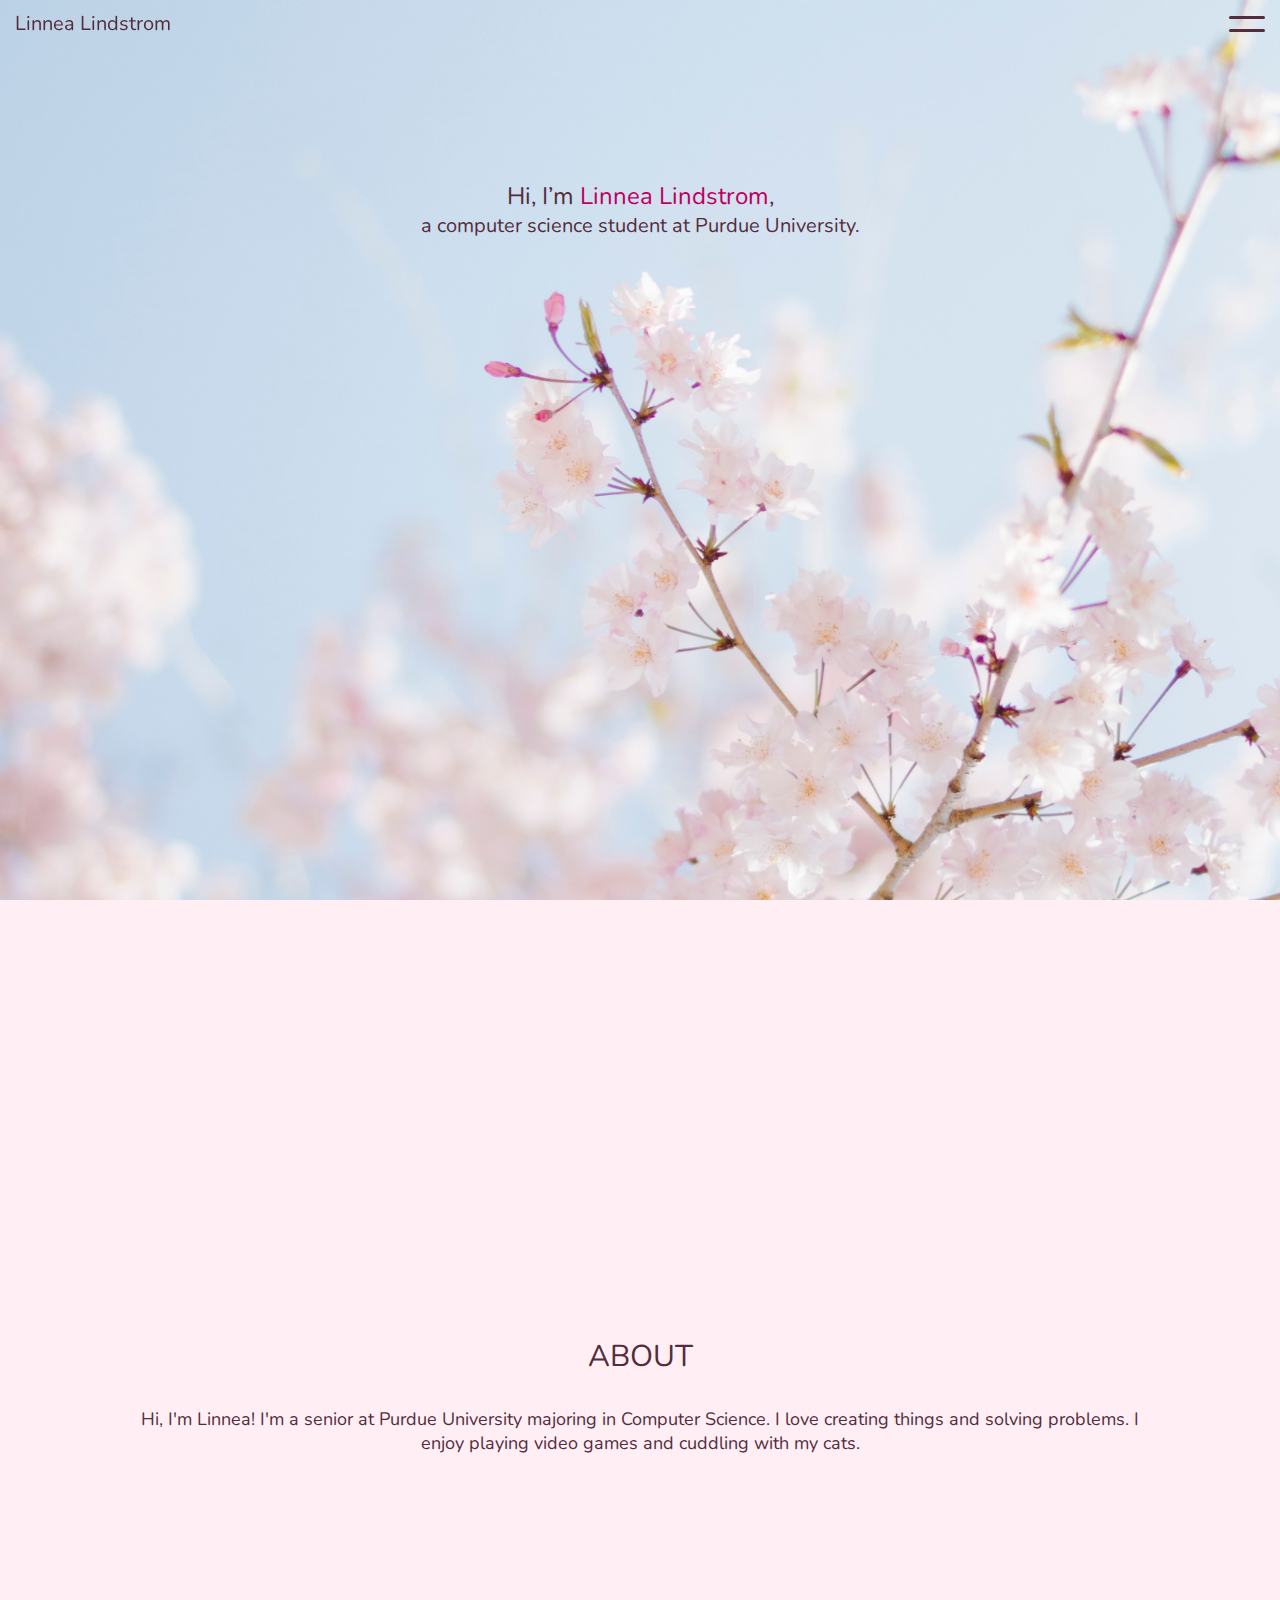
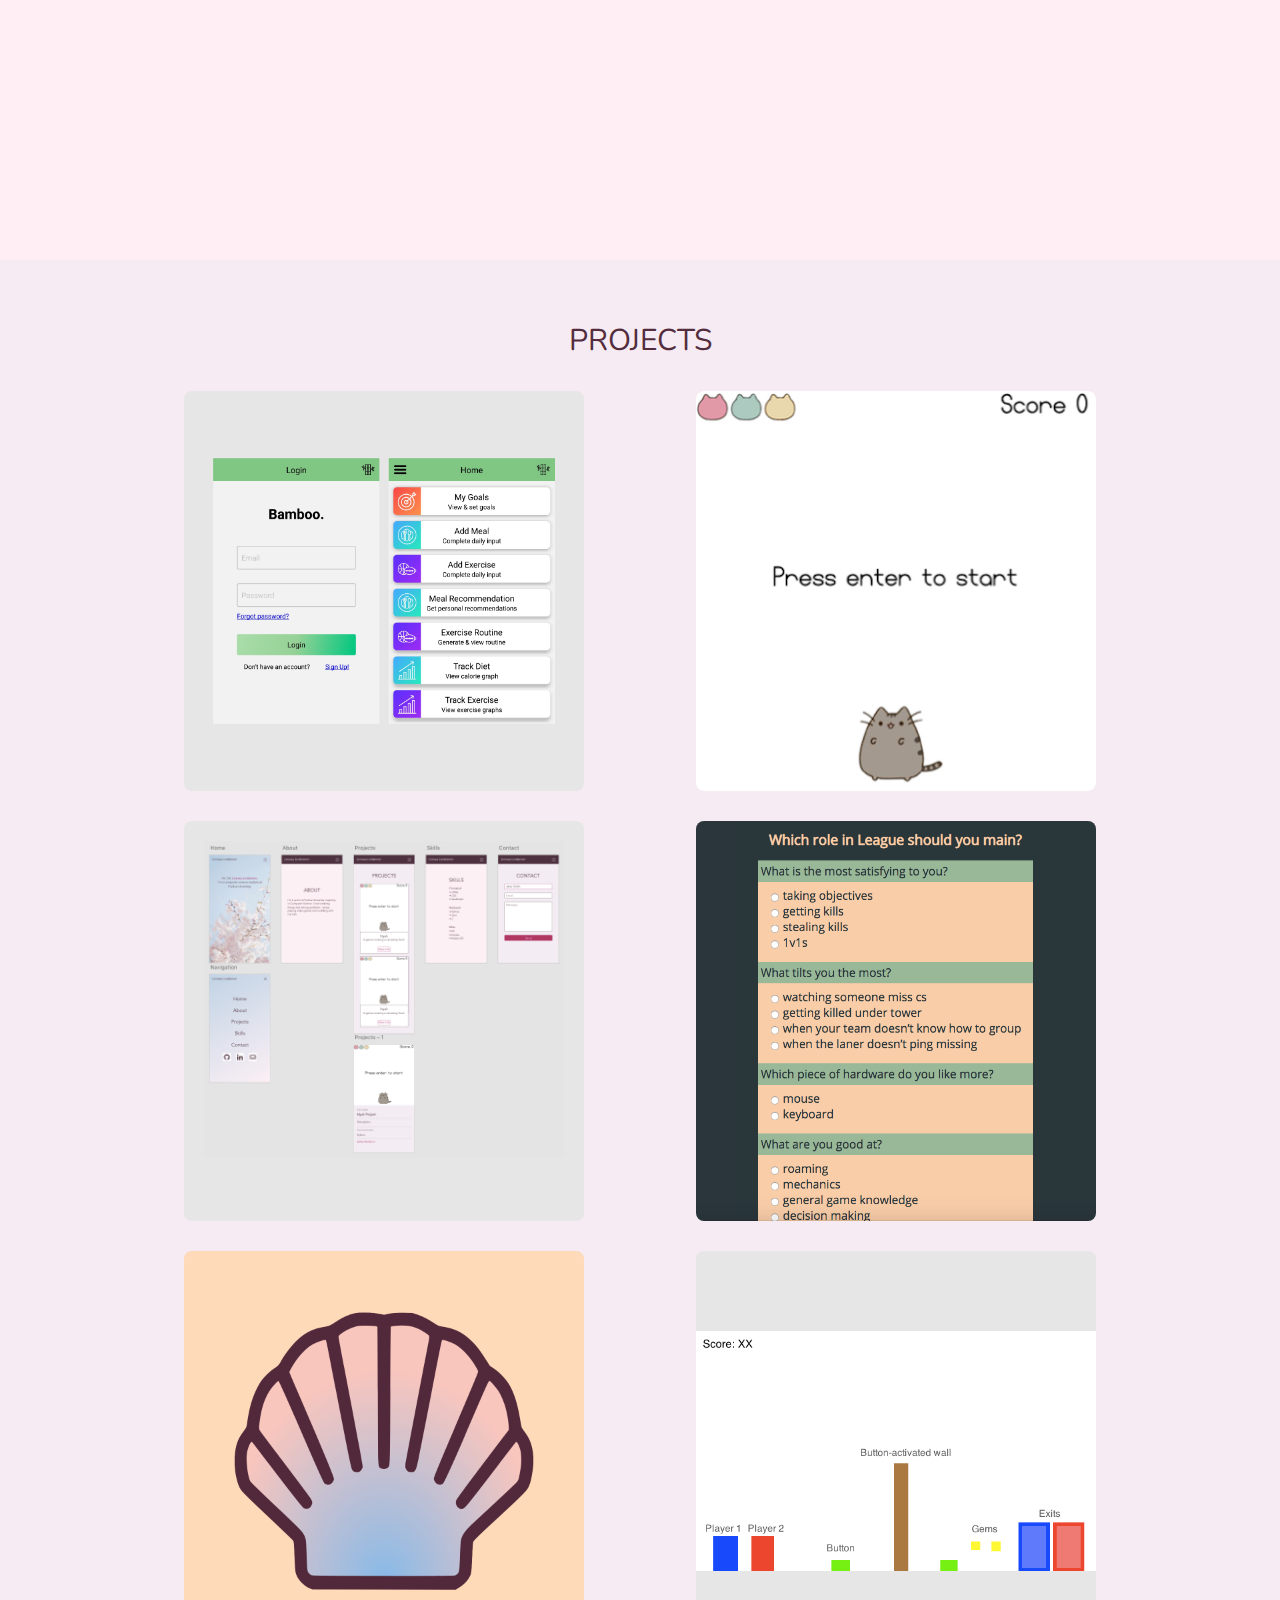
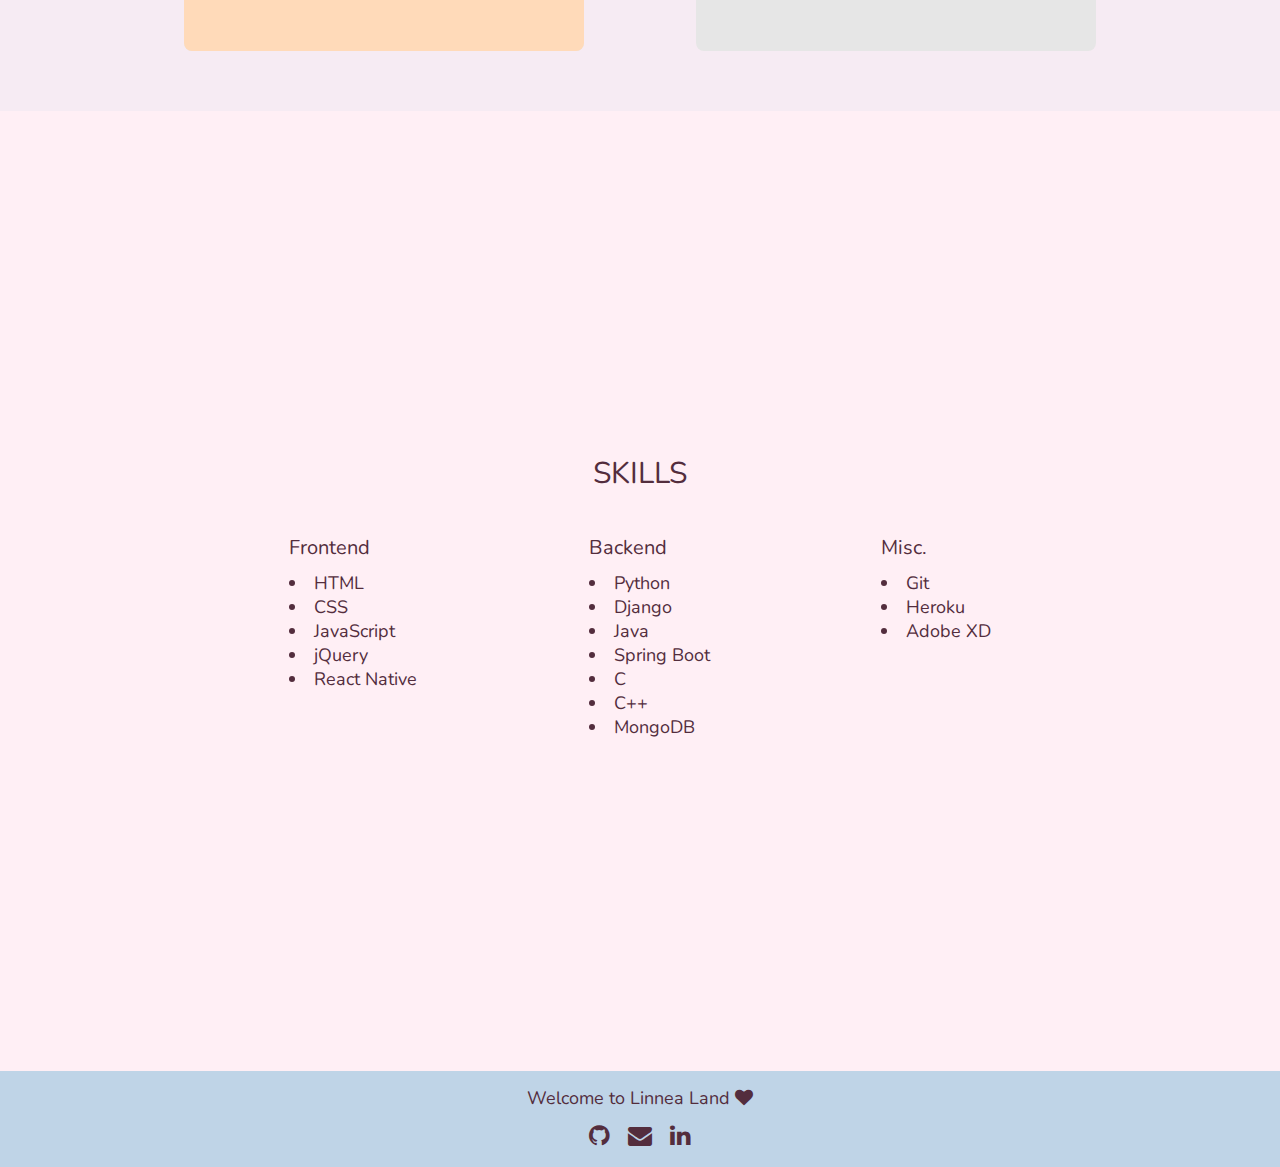
<file: index.html>
<!DOCTYPE html>

<html>

<head>
    <title>Linnea Land</title>
    <meta charset='utf-8' name='viewport' content='width=device-width, initial-scale=1'>
    <link href='styles/styles.css' type='text/css' rel='stylesheet'>
    <link rel='stylesheet' href='https://cdnjs.cloudflare.com/ajax/libs/font-awesome/4.7.0/css/font-awesome.min.css'>
    <link href="https://fonts.googleapis.com/css2?family=Nunito:wght@300&display=swap" rel="stylesheet">
</head>

<header>
    <nav class='navbar'>
        <!-- Navigation -->
        <div id='name'>Linnea Lindstrom</div>
        <div id='bars' class='nav-icon' onclick='toggleNav()'>
        </div>

        <!-- <ul id='links'>
            <li><a href='#home'>Home</a></li>
            <li><a href='#about'>About</a></li>
            <li><a href='#projects'>Projects</a></li>
            <li><a href='#skills'>Skills</a></li>
            <li><a href='#contact'>Contact</a></li>
        </ul> -->
    </nav>

    <div id='nav' class='overlay'>
        <div class='overlay-content' onclick='toggleNav()''>
            <a href=' #home'>Home</a>
            <a href='#about'>About</a>
            <a href='#projects'>Projects</a>
            <a href='#skills'>Skills</a>
            <div class='contact-icons'>
                <a href='https://github.com/linnealand' target='_blank'>
                    <i class='fa fa-github' aria-hidden='true'></i>
                </a>
                <a href='mailto:llindstr@purdue.edu'>
                    <i class='fa fa-envelope' aria-hidden='true'></i>
                </a>
                <a href='https://www.linkedin.com/in/linnea-lindstrom' target='_blank'>
                    <i class='fa fa-linkedin' aria-hidden='true'></i>
                </a>
            </div>
        </div>
    </div>
</header>

<body>
    <div class='container'>
        <!-- Home -->
        <div id='home'>
            <div class='image-container'>
                <img src='images/sakura.jpg' alt='Sakura' style='transform: rotate(180deg);'>
            </div>
            <div class='home-text'>
                <div style='font-size: 24px;'>Hi, I’m <span style='color: #BD005E'>Linnea Lindstrom</span>,</div>
                <div>a computer science student at Purdue University.</div>
            </div>
        </div>

        <!-- About -->
        <div id='about' class='section' style='background-color: #FFEFF5;'>
            <div class='heading'>About</div>
            <p>Hi, I'm Linnea! I'm a senior at Purdue University majoring in Computer Science.
                I love creating things and solving problems. I enjoy playing video games and cuddling with my cats.</p>
        </div>

        <!-- Projects -->
        <div id='projects' class='section' style='background-color: #F6EBF3;'>
            <div class='heading'>Projects</div>

            <div class='project-cards'>
                <div id='card-1' class="card">
                    <img src='images/bamboo-1.png' alt='Bamboo app' style='padding: 20px;'>
                </div>
                <div id='card-2' class="card">
                    <img src='images/project-1.1.png' alt='Nyah game'>
                </div>
                <div id='card-3' class="card">
                    <img src='images/linnealand.png' alt='Linnea Land website' style='padding: 20px;'>
                </div>
                <div id='card-4' class="card">
                    <img src='images/project-3.1.png' alt='LoL role quiz'>
                </div>
                <div id='card-5' class="card">
                    <img src='images/shell.png' alt='Shell project' style='padding: 50px; background-color: #FFDAB9;'>
                </div>
                <div id='card-6' class="card" style='display: flex; align-items: center;'>
                    <img src='images/project-2.1.png' alt='Rectangle game' style='border-radius: 0px; position: relative; bottom: 0px'>
                </div>
            </div>

            <div id='project-1' class='project-overlay'>
                <div class='project-content'>
                    <div class='carousel'>
                        <img src='images/bamboo-1.png' alt='Bamboo app' style='padding-top: 20px; padding-bottom: 20px;'>
                    </div>
                    <div id='arrow-1' class="arrow-icon">
                        <div></div>
                    </div>
                    <div class='description'>
                        <div class='tag'>Lifestyle App</div>
                        <div class='title'>Bamboo</div>
                        <p>
                            A cross-platform mobile app for tracking diet and exercise.<br>
                        </p>
                        <hr>
                        <div class='tag'>Background</div>
                        <p>
                            Bamboo is an intuitive mobile app for tracking diet and exercise and helping you find
                            the best ways to achieve your goals. The app is designed to provide relevant and accurate information,
                            while minimizing manual input from the user.<br>
                            This was a group project for CS 307: Software Engineering.
                            We followed the Scrum methodology and completed three sprints over the course of the
                            semester.
                        </p>
                        <hr>
                        <div class='tag'>Features</div>
                        <p>
                            <ul>
                                <li>Health profile including allergy information</li>
                                <li>Automatic nutrition calculation for meals via Spoonacular API</li>
                                <ul>
                                    <li>Enter meal by recipe name, recipe link, or ingredients</li>
                                </ul>
                                <li>Automatic calories burned calculation for exercises using MET values</li>
                                <li>Set diet and exercise related goals and track progress</li>
                                <li>Graphs tracking diet and exercise information</li>
                                <li>Personal meals recommendation</li>
                                <li>Personal exercise recommendation</li>
                                <li>Optional notifications</li>
                            </ul>
                        </p>
                        <hr>
                        <div class='tag'>Technologies</div>
                        <p style='margin-bottom: 10px;'>
                            React Native<br>
                            Java<br>
                            Spring Boot<br>
                            MongoDB<br>
                            Heroku
                        </p>
                    </div>
                </div>
            </div>
            <div id='project-2' class='project-overlay'>
                <div class='project-content'>
                    <div class='carousel'>
                        <img src='images/project-1.1.png' alt='Nyah game'>
                        <!-- <a class="prev" onclick="plusSlides(-1)">&#10094;</a> -->
                        <!-- <a class="next" onclick="plusSlides(1)">&#10095;</a> -->
                    </div>
                    <div id='arrow-2' class="arrow-icon">
                        <div></div>
                    </div>
                    <div class='description'>
                        <div class='tag'>Cat Game</div>
                        <div class='title'>Nyah</div>
                        <p>
                            “Nyah” sounds like a cute noise cats could make.
                        </p>
                        <hr>
                        <div class='tag'>Gameplay</div>
                        <p>
                            The player uses the left and right arrow keys to control a cat
                            that moves at the bottom of the screen and tries to catch the food
                            falling from the sky. If the cat misses a food, one of three lives is lost.
                        </p>
                        <hr>
                        <div class='tag'>Technologies</div>
                        <p style='margin-bottom: 10px;'>Python</p>
                    </div>
                </div>
            </div>
            <div id='project-3' class='project-overlay'>
                <div class='project-content'>
                    <div class='carousel'>
                        <img src='images/linnealand.png' alt='Linnea Land website'>
                    </div>
                    <div id='arrow-3' class="arrow-icon">
                        <div></div>
                    </div>
                    <div class='description'>
                        <div class='tag'>Website</div>
                        <div class='title'>Linnea Land</div>
                        <p>
                            This is what you're looking at: my personal website.<br>
                            The current version is a responsive, mobile-first design.<br>
                        </p>
                        <hr>
                        <div class='tag'>Versions</div>
                        <p>
                            Occasionally I redesign my website around a new theme.<br>
                            Version 1: pastels<br>
                            Version 2: autumn<br>
                            Version 3: sakura
                        </p>
                        <hr>
                        <div class='tag'>Technologies</div>
                        <p style='margin-bottom: 10px;'>
                            HTML<br>
                            CSS<br>
                            JavaScript<br>
                        </p>
                    </div>
                </div>
            </div>
            <div id='project-4' class='project-overlay'>
                <div class='project-content'>
                    <div class='carousel' style='background-color: #2a363b;'>
                        <img src='images/project-3.1.png' alt='LoL role quiz' style='padding: 0px'>
                    </div>
                    <div id='arrow-4' class="arrow-icon white">
                        <div></div>
                    </div>
                    <div class='description'>
                        <div class='tag'>Quiz</div>
                        <div class='title'>LoL Role Quiz</div>
                        <p>
                            A quiz to determine which role in League of Legends you should main.
                        </p>
                        <div class='button'>
                            <a href="https://linnealand.github.io/lol-role-quiz/" target="_blank">
                                Take Quiz
                                <i class='fa fa-chevron-right' aria-hidden='true'></i>
                            </a>
                        </div>
                        <hr>
                        <div class='tag'>Technologies</div>
                        <p style='margin-bottom: 10px;'>
                            HTML<br>
                            CSS<br>
                            JavaScript<br>
                        </p>
                    </div>
                </div>
            </div>
            <div id='project-5' class='project-overlay'>
                <div class='project-content'>
                    <div class='carousel'>
                        <img src='images/shell.png' alt='Shell project' style='padding: 65px;'>
                    </div>
                    <div id='arrow-5' class="arrow-icon">
                        <div></div>
                    </div>
                    <div class='description'>
                        <div class='tag'>Course Project</div>
                        <div class='title'>Shell Project</div>
                        <p>
                            A shell interpreter with the same behavior as common shells, such as bash and csh.<br>
                        </p>
                        <hr>
                        <div class='tag'>Functionality</div>
                        <p>
                            <ul>
                                <li>Parsing and executing commands</li>
                                <ul>
                                    <li>Grammar using Lex and Yacc</li>
                                    <li>Create process with fork() and execute with execvp()</li>
                                    <li>Pipes and file redirection</li>
                                </ul>
                                <li>Signal handling</li>
                                <ul>
                                    <li>Ctrl-C</li>
                                    <li>Zombie elimination</li>
                                    <li>Exit command</li>
                                </ul>
                                <li>Subshells</li>
                                <li>Environment variable expansion</li>
                                <li>Wildcard expansion</li>
                            </ul>
                        </p>
                        <hr>
                        <div class='tag'>Technologies</div>
                        <p style='margin-bottom: 10px;'>
                            C<br>
                            C++
                        </p>
                    </div>
                </div>
            </div>
            <div id='project-6' class='project-overlay'>
                <div class='project-content'>
                    <div class='carousel'>
                        <img src='images/project-2.1.png' alt='Rectangle game'>
                    </div>
                    <div id='arrow-6' class="arrow-icon">
                        <div></div>
                    </div>
                    <div class='description'>
                        <div class='tag'>2-Player Game</div>
                        <div class='title'>Rectangle Game</div>
                        <p>
                            Inspired by the game Fireboy and Watergirl: collaborate to reach the exits.<br>
                        </p>
                        <hr>
                        <div class='tag'>Gameplay</div>
                        <p>
                            The two players, red and blue, are controlled by ↑ ← → and w a d.
                            The goal is to work as a team to reach the exit doors that may be blocked by various
                            obstacles.
                            Gems can be collected along the way to increase the players' score.
                        </p>
                        <hr>
                        <div class='tag'>Technologies</div>
                        <p style='margin-bottom: 10px;'>Java</p>
                    </div>
                </div>
            </div>
        </div>

        <!-- Skills -->
        <div id='skills' class='section' style='background-color: #FFEFF5;'>
            <div class='heading'>Skills</div>
            <div class='skills-list'>
                <div class='column'>
                    <!-- <img src='http://placekitten.com/150/100' alt='Frontend'> -->
                    <ul>
                        <div class='list-heading'>Frontend</div>
                        <li>HTML</li>
                        <li>CSS</li>
                        <li>JavaScript</li>
                        <li>jQuery</li>
                        <!-- <ul>
                        <li>jQuery</li>
                    </ul> -->
                        <li>React Native</li>
                    </ul>
                </div>
                <div class='column'>
                    <!-- <img src='http://placekitten.com/150/100' alt='Backend'> -->
                    <ul>
                        <div class='list-heading'>Backend</div>
                        <li>Python</li>
                        <li>Django</li>
                        <li>Java</li>
                        <li>Spring Boot</li>
                        <li>C</li>
                        <li>C++</li>
                        <li>MongoDB</li>
                    </ul>
                </div>
                <div class='column'>
                    <!-- <img src='http://placekitten.com/150/100' alt='Misc.'> -->
                    <ul>
                        <div class='list-heading'>Misc.</div>
                        <li>Git</li>
                        <li>Heroku</li>
                        <li>Adobe XD</li>
                    </ul>
                </div>
            </div>
        </div>

    </div>

    <footer>
        <div>
            Welcome to Linnea Land
            <i class='fa fa-heart' aria-hidden='true'></i>
        </div>
        <div class='footer-icons'>
            <a href='https://github.com/linnealand' target='_blank' style='margin-right: 12px;'>
                <i class='fa fa-github' aria-hidden='true'></i>
            </a>
            <a href='mailto:llindstr@purdue.edu'>
                <i class='fa fa-envelope' aria-hidden='true'></i>
            </a>
            <a href='https://www.linkedin.com/in/linnea-lindstrom' target='_blank' style='margin-left: 12px;'>
                <i class='fa fa-linkedin' aria-hidden='true'></i>
            </a>
        </div>
    </footer>
    <script src='https://ajax.googleapis.com/ajax/libs/jquery/3.3.1/jquery.min.js'></script>
    <script src='scripts/script.js'></script>
</body>

</html>
</file>
<file: styles/styles.css>
* {
    color: #532D3D;
    margin: 0px;
    padding: 0px;
    font-family: 'Nunito', sans-serif;
}

html {
    background-color: #BFD4E7;
}

body.disable-scroll {
    margin: 0;
    height: 100%;
    overflow: hidden;
}

.heading {
    font-size: 30px;
    text-transform: uppercase;
    margin-bottom: 30px;
    margin-top: 30px;
}

.section {
    display: flex;
    flex-direction: column;
    text-align: center;
    min-height: 100vh;
    /* min-width: 100vw; */
    justify-content: center;
    align-items: center;
    /* width: 100vw; */
    /* padding-left: 10vw; */
    /* padding-right: 10vw; */
    padding: 30px 10vw 30px 10vw;
}

/* Navigation */

nav {
    position: fixed;
    top: 0;
    width: 100%;
    z-index: 2;
    background-color: transparent;
    display: flex;
    justify-content: space-between;
    align-items: center;
}

#name,
#bars {
    font-size: 20px;
    margin: 10px 15px 10px 15px;
}

/* .icon {
    width: 30px;
    cursor: pointer;
} */

.nav-icon {
    width: 36px;
    cursor: pointer;
}

.nav-icon:after,
.nav-icon:before {
    background-color: #532D3D;
    border-radius: 2px;
    content: '';
    display: block;
    height: 3px;
    transition: all .2s ease-in-out;
}

.nav-icon:before {
    margin-bottom: 10px;
}

.nav-icon.close:before {
    transform: translateY(6.5px) rotate(45deg);
}

.nav-icon.close:after {
    transform: translateY(-6.5px) rotate(-45deg);
}

/* Navigation overlay */

.overlay {
    height: 0;
    width: 100%;
    position: fixed;
    z-index: 1;
    top: 0;
    left: 0;
    background-image: linear-gradient(to bottom right, #BFD4E7, #FFEFF5);
    overflow-x: hidden;
    transition: 0.5s;
}

.overlay-content {
    position: relative;
    top: 50%;
    width: 100%;
    font-size: 30px;
    display: flex;
    flex-direction: column;
    transform: translate(0%, -50%);
    /* -ms-transform: translate(-50%, -50%); */
}

.overlay-content a {
    text-decoration: none;
    text-align: center;
    padding: 12px;
}

.contact-icons {
    align-self: center;
    padding: 12px;
}

/* Transparent to solid navbar */

#name {
    transition: color 1s ease 0s;
}

#bars {
    transition: filter 1s ease 0s;
}

#name.solid {
    color: #FFFFFF;
    transition: color 1s ease 0s;
}

#bars.solid {
    filter: invert(99%) sepia(44%) saturate(14%) hue-rotate(309deg) brightness(104%) contrast(100%);
    transition: filter 1s ease 0s;
}

.navbar {
    transition: background-color 1s ease 0s;
}

.navbar.solid {
    background-color: #532D3D;
    transition: background-color 1s ease 0s;
    /* box-shadow: 0 0 4px grey; */
}

/* @media screen and (max-width: 600px) {
    nav li {
        display: list-item;
    }
    #bars {
        display: block;
        margin: 10px;
        cursor: pointer;
    }
    #links {
        display: none;
    }
} */

.container {
    display: flex;
    flex-direction: column;
}

/* Home */

#home {
    padding: 0;
}

.home-text {
    /* padding: 20px; */
    /* color: #0869c9; */
    font-size: 20px;
    text-align: center;
    /* justify-self: center; */
    /* align-self: center; */
    /* background: none; */
    /* background: rgba(255, 255, 255, 0.8); */
    position: absolute;
    top: 20%;
    left: 0;
    width: 100%;
    /* transform: translate(-50%, -50%); */
    /* -ms-transform: translate(-50%, -50%); */
}

.image-container {
    height: 100vh;
    overflow: hidden;
    display: flex;
    justify-content: center;
}

.image-container img {
    object-fit: cover;
    min-width: 100vw;
    height: 100%;
}

/* About */

#about p {
    font-size: 18px;
}

/* Projects */

.project-cards {
    display: flex;
    flex-wrap: wrap;
    justify-content: space-around;
}

.card {
    background-color: #e6e6e6;
    width: 80vw;
    max-width: 400px;
    height: 80vw;
    max-height: 400px;
    margin: 0px 15px 30px 15px;
    border-radius: 8px;
    /* padding: 30px; */
    cursor: pointer;
}

.card img {
    max-width: 100%;
    max-height: 100%;
    border-radius: 8px;
    box-sizing: border-box;
}

.project-overlay {
    position: fixed;
    top: 0;
    left: 0;
    width: 100%;
    height: 100%;
    background: #F6EBF3;
    z-index: 2;

    visibility: hidden;
    opacity: 0;
    transition: all 0.5s;
    overflow-y: scroll;

    text-align: start;
}

.project-overlay.show {
    visibility: visible;
    opacity: 1;
}

.carousel {
    /* width: 100%; */
    /* max-height: 100vw; */
    /* background-color: #E4E4E4; */
    background-color: #e6e6e6;
    text-align: center;
}

.carousel img {
    /* width: 100%; */
    padding: 65px;
    padding-top: 0%;
    padding-bottom: 0%;
    max-width: 100vw;
    max-height: 100vw;
    box-sizing: border-box;
}

.padded-image {
    padding: 65px;
}

.prev,
.next {
    z-index: 3;
    cursor: pointer;
    position: absolute;
    top: 50%;
    transform: translate(0%, -50%);
    font-size: 36px;
    transition: 0.6s ease;
    user-select: none;
}

.prev {
    left: 20px;
}

.next {
    right: 20px;
}

.description {
    padding: 20px;
}

.description hr {
    margin: 20px 0px;
}

.description ul {
    list-style-position: inside;
}

.description ul ul {
    margin-left: 30px;
}

.title {
    font-size: 20px;
    margin: 10px 0px;
}

.tag {
    margin: 10px 0px;
    text-transform: uppercase;
    opacity: 0.5;
}

.button {
    margin-top: 10px;
}

.button a {
    text-decoration: none;
    color: #BD005E;
    /* font-size: 16px; */
}

.button i {
    color: #BD005E;
    vertical-align: middle;
}

.arrow-icon {
    cursor: pointer;
    position: absolute;
    width: 36px;
    top: 30px;
    left: 10px;
    z-index: 3;
}

.arrow-icon div {
    background-color: #532D3D;
    border-radius: 2px;
    content: '';
    display: block;
    height: 3px;
    margin-left: 10px;
    width: 30px;
}

.arrow-icon:before {
    background-color: #532D3D;
    border-radius: 2px;
    content: '';
    display: block;
    height: 3px;
    margin-left: 8px;
    width: 20px;
    transform: translateY(10px) rotate(45deg);
}

.arrow-icon:after {
    background-color: #532D3D;
    border-radius: 2px;
    content: '';
    display: block;
    height: 3px;
    margin-left: 8px;
    width: 20px;
    transform: translateY(-10px) rotate(-45deg);
}

.white div,
.white:before,
.white:after {
    background-color: #FFFFFF;
}

/* Skills */

.skills-list {
    display: flex;
    flex-direction: column;
    width: 100%;
}

.skills-list ul {
    list-style-position: inside;
    text-align: left;
    font-size: 18px;
    margin-bottom: 20px;
}

.skills-list ul ul {
    margin-left: 30px;
}

.list-heading {
    font-size: 20px;
    margin: 10px 0px;
}

.column {
    display: flex;
    flex-direction: column;
    align-items: center;
    margin: 0px 10px;
}

/* Footer */

footer {
    display: flex;
    flex-direction: column;
    background-color: #BFD4E7;
    margin: 15px 10px;
    align-items: center;
    font-size: 18px;
    /* justify-content: center; */
    /* font-size: 20px; */
}

.footer-icons {
    font-size: 24px;
    margin-top: 10px;
}

.footer-icons a {
    cursor: pointer;
    text-decoration: none;
}

/* Responsive */

/* Medium devices (> 720px) */
@media only screen and (min-width: 720px) {

    /* Navigation */

    /* TODO */

    /* Project overlay */

    .project-content {
        display: flex;
        flex-direction: row-reverse;
        justify-content: flex-end;
    }

    .carousel {
        display: flex;
        justify-content: center;
        /* align-items: center; */
        width: 50vw;
        height: 100%;
        /* margin-top: 30px; */
    }

    .carousel img {
        width: auto;
        max-width: 100%;
        padding: 0px;
    }

    .project-overlay .description {
        width: 50vw;
        margin-top: 30px;
    }

    .arrow-icon div,
    .arrow-icon:before,
    .arrow-icon:after {
        background-color: #532D3D;
    }

    /* Skills */

    .skills-list {
        justify-content: space-evenly;
        flex-direction: row;
    }
}
</file>
